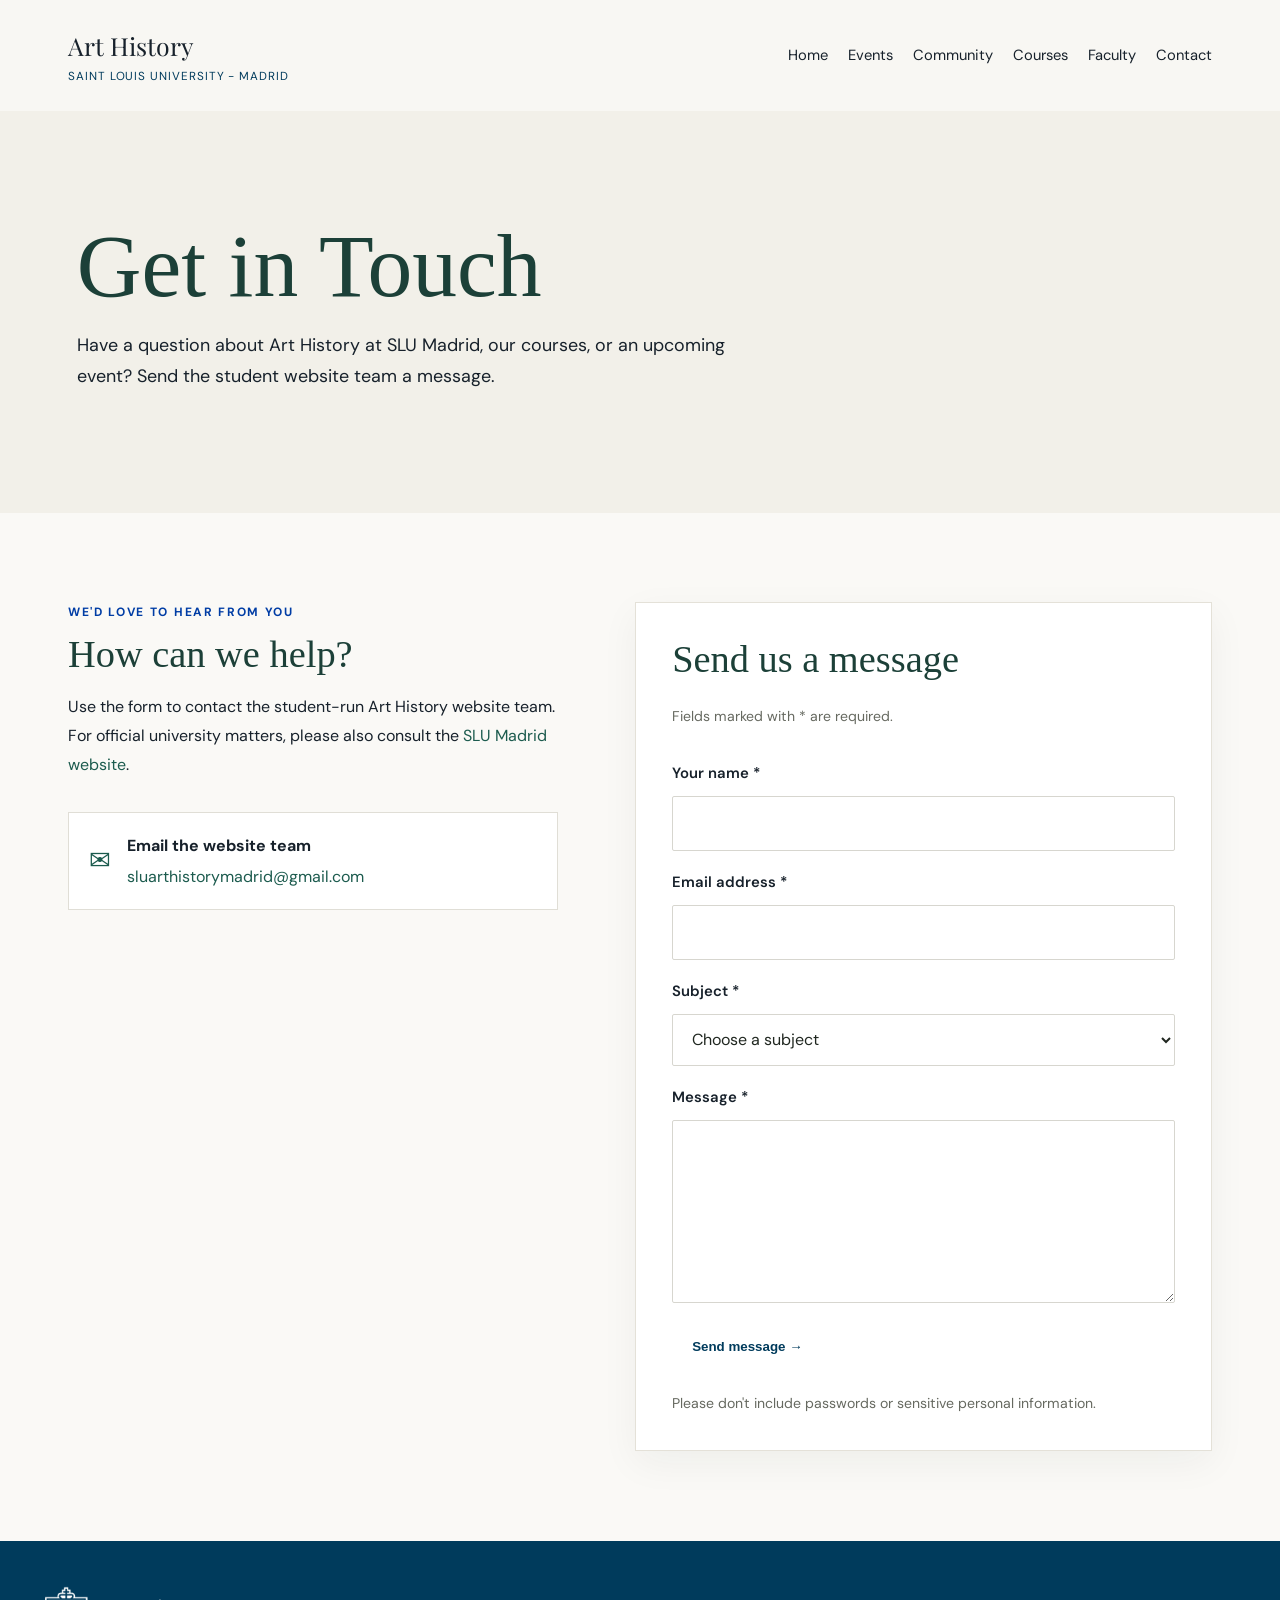
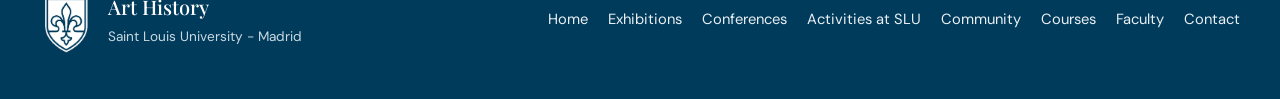
<file: contact.html>
<!doctype html>
<html lang="en">
<head>
  <meta charset="utf-8">
  <meta name="viewport" content="width=device-width, initial-scale=1">
  <meta name="description" content="Contact the student-run SLU Madrid Art History website team.">
  <title>Contact Us — Madrid Art History</title>
  <link rel="stylesheet" href="../css/styles.css">
  <link rel="stylesheet" href="../css/contact.css">
</head>
<body>
<header class="site-header">
  <a class="brand" href="index.html"><span class="brand-title">Art History</span><span class="brand-subtitle">Saint Louis University - Madrid</span></a>
  <button class="menu-toggle" type="button" aria-label="Open navigation menu" aria-expanded="false" aria-controls="main-navigation">
    <span></span><span></span><span></span>
  </button>
  
  <nav id="main-navigation" aria-label="Main navigation">
    <a href="index.html">Home</a>
    <details><summary>Events</summary><div class="dropdown">
      <a href="exhibitions.html">Exhibitions</a><a href="conferences.html">Conferences</a><a href="activities.html">Activities at SLU</a>
    </div></details>
    <a href="news.html">Community</a><a href="courses.html">Courses</a><a href="faculty.html">Faculty</a><a href="contact.html" aria-current="page">Contact</a>
  </nav>
</header>
<main class="contact-page">
  <section class="contact-hero">
    <h1>Get in Touch</h1>
    <p>Have a question about Art History at SLU Madrid, our courses, or an upcoming event? Send the student website team a message.</p>
  </section>
  <section class="contact-layout section" aria-labelledby="contact-form-title">
    <div class="contact-intro">
      <p class="eyebrow">We'd love to hear from you</p><h2>How can we help?</h2>
      <p>Use the form to contact the student-run Art History website team. For official university matters, please also consult the <a href="https://www.slu.edu/madrid/" target="_blank" rel="noopener noreferrer">SLU Madrid website</a>.</p>
      <div class="contact-email-card"><span class="contact-icon" aria-hidden="true">✉</span><div><strong>Email the website team</strong><a href="mailto:sluarthistorymadrid@gmail.com">sluarthistorymadrid@gmail.com</a></div></div>
    </div>
    <form class="contact-form" action="https://formspree.io/f/xzeezeal" method="POST">
      <h2 id="contact-form-title">Send us a message</h2>
      <p class="contact-form-note">Fields marked with * are required.</p>
      <label for="contact-name">Your name *</label><input id="contact-name" name="name" type="text" autocomplete="name" required maxlength="120">
      <label for="contact-email">Email address *</label><input id="contact-email" name="email" type="email" autocomplete="email" required maxlength="254">
      <label for="contact-subject">Subject *</label>
      <select id="contact-subject" name="subject" required>
        <option value="" selected disabled>Choose a subject</option><option>Courses and studying Art History</option><option>Exhibitions and conferences</option><option>Student activities</option><option>Website feedback</option><option>Other question</option>
      </select>
      <label for="contact-message">Message *</label><textarea id="contact-message" name="message" rows="6" required maxlength="5000"></textarea>
      <input type="hidden" name="_subject" value="New message — SLU Madrid Art History website">
      <div class="contact-honeypot" aria-hidden="true"><label for="contact-company">Leave this field empty</label><input id="contact-company" name="_gotcha" tabindex="-1" autocomplete="off"></div>
      <button class="button contact-submit" type="submit">Send message <span aria-hidden="true">→</span></button>
      <p class="contact-privacy">Please don't include passwords or sensitive personal information.</p>
    </form>
  </section>
</main>
<footer class="site-footer">
  <div class="footer-brand"><img class="footer-logo" src="../assets/slu-symbol-white.png" alt="Saint Louis University symbol"><div class="footer-brand-text"><strong>Art History</strong><span>Saint Louis University - Madrid</span></div></div>
  <nav aria-label="Footer navigation"><a href="index.html">Home</a><a href="exhibitions.html">Exhibitions</a><a href="conferences.html">Conferences</a><a href="activities.html">Activities at SLU</a><a href="news.html">Community</a><a href="courses.html">Courses</a><a href="faculty.html">Faculty</a><a href="contact.html">Contact</a></nav>
</footer>
  <script src="../js/mobile-nav.js"></script>
</body>
</html>
</file>
<file: css/styles.css>
@import url('https://fonts.googleapis.com/css2?family=DM+Sans:wght@400;500;600;700&family=Playfair+Display:wght@500;600&display=swap');

:root {
  --slu-blue: #003DA5;
  --grand-blue: #003B5C;
  --fountain-blue: #53C3EE;
  --gold: #FFC72C;
  --teal: #8FD6BD;
  --gray: #C8C9C7;
  --ink: #17212b;
  --paper: #f8f7f3;
  --white: #ffffff;
  --border: #dedfdc;
  --max: 1200px;
}

* { box-sizing: border-box; }
html { scroll-behavior: smooth; }
body {
  margin: 0;
  color: var(--ink);
  background: var(--paper);
  font-family: "DM Sans", Arial, sans-serif;
  line-height: 1.6;
}
a { color: inherit; text-decoration: none; }
.site-header {
  max-width: var(--max);
  margin: auto;
  padding: 26px 28px;
  display: flex;
  align-items: center;
  justify-content: space-between;
  gap: 30px;
}
.brand { display: grid; gap: 1px; }
.brand-title { font-family: "Playfair Display", Georgia, serif; font-size: 1.55rem; }
.brand-subtitle { font-size: .73rem; letter-spacing: .08em; text-transform: uppercase; color: var(--grand-blue); }
nav { display: flex; align-items: center; gap: 20px; font-size: .92rem; }
nav a:hover, .text-link:hover { color: var(--slu-blue); }
details { position: relative; }
summary { cursor: pointer; list-style: none; }
summary::-webkit-details-marker { display:none; }
.dropdown {
  position: absolute; right: 0; top: 28px; z-index: 5;
  min-width: 210px; padding: 10px; background: var(--white);
  border: 1px solid var(--border); box-shadow: 0 12px 35px rgba(0,0,0,.10);
  display: grid; gap: 4px;
}
.dropdown a { padding: 9px 10px; }
.hero {
  max-width: var(--max);
  margin: 16px auto 0;
  padding: 20px 28px;
  display: grid;
  grid-template-columns: 1fr .9fr;
  min-height: 280px;
  gap: 0;
  align-items: stretch;
}
.hero-copy {
  background: var(--grand-blue);
  color: white;
  padding: 34px 42px;
  display: flex;
  flex-direction: column;
  justify-content: center;
  min-height: 240px;
}
.eyebrow {
  margin: 0 0 10px;
  color: var(--slu-blue);
  font-size: .75rem;
  font-weight: 700;
  letter-spacing: .13em;
  text-transform: uppercase;
}
.hero .eyebrow { color: var(--gold); }
h1, h2 { line-height: 1.08; margin: 0 0 18px; }
h1, h2 { font-family: "Playfair Display", Georgia, serif; font-weight: 600; }
h1 { font-size: clamp(2.5rem, 4vw, 3.8rem); }
h2 { font-size: clamp(2rem, 3.2vw, 3rem); }
.hero-copy p:last-child { max-width: 600px; color: #edf4f8; font-size: 1.02rem; }
.hero-art {
  min-height: 240px;
  height: auto;
  background:
    linear-gradient(135deg, rgba(0,61,165,.72), rgba(83,195,238,.30)),
    radial-gradient(circle at 65% 35%, var(--gold) 0 11%, transparent 12%),
    linear-gradient(160deg, #d7d9d7 0 25%, #795D3E 26% 48%, #f1eee7 49% 72%, #8FD6BD 73%);
}

.section { max-width: var(--max); margin: auto; padding: 80px 28px; }
.feature-grid { display: grid; grid-template-columns: repeat(3,1fr); gap: 18px; }
.feature-card {
  min-height: 300px; padding: 28px; display: flex; flex-direction: column;
  justify-content: flex-end; color: white; position: relative; overflow: hidden;
}
.feature-card::after { content:""; position:absolute; inset:0; background: linear-gradient(transparent 30%, rgba(0,0,0,.58)); }
.feature-card > * { position:relative; z-index:1; }
.feature-card span { text-transform: uppercase; letter-spacing:.12em; font-size:.72rem; font-weight:700; }
.feature-card h2 { margin: 7px 0 0; font-size: 2.2rem; }
.exhibition { background: linear-gradient(135deg,#003B5C,#795D3E); }
.conference { background: linear-gradient(135deg,#003DA5,#53C3EE); }
.activity { background: linear-gradient(135deg,#2e675b,#8FD6BD); color:#102b27; }
.section-heading { display:flex; justify-content:space-between; align-items:end; gap:20px; margin-bottom:30px; }
.text-link { color: var(--slu-blue); font-weight:700; }
.card-grid { display:grid; grid-template-columns:repeat(3,1fr); gap:20px; }
.placeholder-card {
  min-height: 190px; padding: 24px; border:1px solid var(--border);
  background:var(--white); display:flex; align-items:end;
}
.placeholder-card p { margin:0; color:#68717a; }
.course-banner {
  max-width: var(--max); margin: 20px auto 80px; padding: 55px 60px;
  background: var(--slu-blue); color:white; display:flex; justify-content:space-between;
  align-items:center; gap:30px;
}
.course-banner .eyebrow { color: var(--gold); }
.course-banner h2 { margin-bottom:8px; }
.course-banner p { max-width:650px; margin-bottom:0; }
.button { display:inline-block; padding:13px 20px; font-weight:700; }
.button-light { background:white; color:var(--grand-blue); }
.site-footer {
  background: var(--grand-blue); color:white; padding:45px max(28px, calc((100% - var(--max))/2));
  display:flex; justify-content:space-between; align-items:center; gap:40px;
}
.footer-brand { display:flex !important; align-items:center; gap:16px; }
.footer-brand-text { display:grid; gap:3px; }
.footer-brand-text strong { font-family:"Playfair Display", Georgia, serif; font-size:1.25rem; font-weight:500; }
.footer-brand-text span { color:#c9d9e1; font-size:.85rem; }
.site-footer nav { flex-wrap:wrap; justify-content:flex-end; }
.site-footer nav a { color:#eaf0f3; }

@media (max-width: 850px) {
  .site-header { align-items:flex-start; flex-direction:column; }
  .site-header nav { flex-wrap:wrap; }
  .hero { grid-template-columns:1fr; padding-top:10px; }
  .hero-art { min-height:160px; }
  .feature-grid, .card-grid { grid-template-columns:1fr; }
  .course-banner, .site-footer { flex-direction:column; align-items:flex-start; }
  .site-footer nav { justify-content:flex-start; }
}


.footer-logo {
  width: 52px;
  height: 68px;
  object-fit: contain;
  display: block;
  margin: 0;
  flex: 0 0 auto;
}

.page-hero{padding-top:54px;padding-bottom:40px}.page-hero h1{margin-bottom:12px}.page-hero>p:last-child{max-width:700px;color:#68717a;font-size:1.05rem}.filter-label select{appearance:none;border:1px solid var(--border);background:#fff;padding:12px 38px 12px 14px;font:inherit;color:var(--ink)}.exhibition-grid{display:grid;grid-template-columns:repeat(3,1fr);gap:24px}.exhibition-card{background:#fff;border:1px solid var(--border);overflow:hidden}.exhibition-image{height:250px;overflow:hidden}.exhibition-image img{width:100%;height:100%;object-fit:cover;display:block}.default-exhibition-graphic{width:100%;height:100%;display:grid;place-items:center;background:linear-gradient(145deg,var(--grand-blue),var(--slu-blue) 52%,var(--fountain-blue));color:#fff;font-family:"Playfair Display",Georgia,serif;font-size:1.8rem;line-height:1.05;text-align:center}.exhibition-card-body{padding:22px}.card-label-row{display:flex;align-items:center;justify-content:space-between;gap:10px}.card-label{color:var(--slu-blue);font-size:.7rem;font-weight:700;letter-spacing:.12em}.language-badge{background:var(--gold);color:var(--grand-blue);padding:3px 8px;font-size:.65rem;font-weight:700;letter-spacing:.04em}.exhibition-card h2{font-size:1.65rem;margin:12px 0 10px}.card-meta{margin:3px 0;color:#68717a;font-size:.88rem}.status{display:inline-block;margin:12px 0 5px;font-size:.68rem;font-weight:700;letter-spacing:.1em;text-transform:uppercase}.status.current{color:#26735f}.status.upcoming{color:var(--slu-blue)}.status.past{color:#73777b}.card-description{color:#5f6870;font-size:.9rem}.data-message{color:#68717a}.map-section{display:grid;grid-template-columns:.9fr 1.1fr;gap:0;padding-top:30px;padding-bottom:90px}.map-copy{background:var(--grand-blue);color:#fff;padding:46px}.map-copy .eyebrow{color:var(--gold)}.map-copy p{color:#e5edf1}.button{background:#fff;color:var(--grand-blue)}.map-placeholder{min-height:300px;display:flex;align-items:center;justify-content:center;flex-wrap:wrap;gap:14px;padding:30px;background:linear-gradient(120deg,rgba(83,195,238,.28),rgba(143,214,189,.3)),#e9ece8;color:var(--grand-blue);font-size:.72rem;font-weight:700;letter-spacing:.12em}.map-placeholder span{padding:10px 12px;background:rgba(255,255,255,.8)}.sr-only{position:absolute;width:1px;height:1px;padding:0;margin:-1px;overflow:hidden;clip:rect(0,0,0,0);white-space:nowrap;border:0}@media (max-width:850px){.exhibition-grid{grid-template-columns:1fr}.map-section{grid-template-columns:1fr}}

.admin-page { min-height: 100vh; display:flex; flex-direction:column; }
.admin-page main { flex:1; }
.admin-shell { max-width: var(--max); margin: 0 auto; padding: 30px 28px 80px; width:100%; }
.admin-panel { background:#fff; border:1px solid var(--border); padding:32px; margin-bottom:24px; }
.narrow-panel { max-width:560px; margin:50px auto; }
.admin-heading { display:flex; justify-content:space-between; align-items:end; gap:20px; margin-bottom:24px; }
.admin-heading.compact { margin-bottom:20px; }
.admin-heading h1, .admin-heading h2 { margin-bottom:0; }
.admin-form { display:grid; gap:20px; }
.admin-form label { display:grid; gap:7px; font-size:.88rem; font-weight:600; }
.admin-form input, .admin-form textarea, .admin-form select { width:100%; border:1px solid var(--border); background:#fff; padding:12px 13px; font:inherit; color:var(--ink); font-weight:400; }
.admin-form textarea { resize:vertical; }
.form-grid { display:grid; gap:18px; }
.two-col { grid-template-columns:repeat(2,minmax(0,1fr)); }
.button { border:0; cursor:pointer; }
.admin-primary { background:var(--slu-blue); color:#fff; }
.admin-secondary { background:#eef0ef; color:var(--grand-blue); }
.admin-logout { padding:10px 15px; }
.form-message { margin:0; color:#59636b; font-size:.88rem; }
.form-actions { display:flex; align-items:center; flex-wrap:wrap; gap:12px; }
.form-actions .button, .admin-heading .button, .upload-button { padding:12px 18px; }
.upload-box { border:1px dashed #aeb5b8; padding:18px; display:flex; justify-content:space-between; align-items:center; gap:20px; background:#fafaf8; }
.upload-box p { margin:3px 0 0; color:#68717a; font-size:.82rem; font-weight:400; }
.upload-button { display:inline-block; white-space:nowrap; }
.upload-button input { display:none; }
.checkbox-label { display:flex !important; grid-template-columns:none; align-items:center; gap:10px !important; padding-top:28px; }
.checkbox-label input { width:auto; }
.admin-list { display:grid; }
.admin-list-item { display:flex; justify-content:space-between; align-items:center; gap:20px; padding:18px 0; border-bottom:1px solid var(--border); }
.admin-list-item:first-child { padding-top:0; }
.admin-list-item:last-child { border-bottom:0; padding-bottom:0; }
.admin-list-item > div:first-child { display:grid; gap:4px; }
.admin-list-item span { color:#68717a; font-size:.82rem; }
.admin-list-actions { display:flex; align-items:center; gap:12px; }
.admin-list-actions .button { padding:8px 12px; }
.admin-status { text-transform:uppercase; letter-spacing:.08em; font-size:.65rem !important; font-weight:700; }
@media (max-width:700px) { .two-col { grid-template-columns:1fr; } .admin-heading, .upload-box, .admin-list-item { align-items:flex-start; flex-direction:column; } .checkbox-label { padding-top:0; } }

/* Final administration navigation */
.admin-site-header { align-items:center; }
.admin-layout { display:grid; grid-template-columns:220px minmax(0,1fr); gap:28px; align-items:start; }
.admin-sidebar { position:sticky; top:24px; background:#fff; border:1px solid var(--border); padding:22px 16px; }
.admin-sidebar .eyebrow { margin:0 0 12px; }
.admin-nav { display:grid; gap:4px; }
.admin-nav button { width:100%; text-align:left; border:0; background:transparent; color:var(--ink); padding:11px 12px; font:600 .82rem/1.2 "DM Sans",sans-serif; cursor:pointer; }
.admin-nav button:hover { background:#f1f4f5; }
.admin-nav button.active { background:var(--slu-blue); color:#fff; }
.admin-content { min-width:0; }
.admin-content > .admin-heading { margin-top:0; }
.admin-count { color:#68717a; margin:5px 0 0; font-size:.85rem; }
.admin-empty { padding:40px 0; color:#68717a; }
.admin-list-item strong { font-size:1rem; }
.admin-panel { border-radius:0; }

@media (max-width: 800px) {
  .admin-layout { grid-template-columns:1fr; gap:18px; }
  .admin-sidebar { position:static; padding:12px; }
  .admin-nav { display:flex; overflow-x:auto; gap:5px; }
  .admin-nav button { width:auto; white-space:nowrap; }
}


/* Event detail pages */
.event-detail-page { max-width: 980px; margin: 0 auto; }
.event-detail { margin-top: 1.5rem; }
.event-detail h1 { margin-bottom: 1rem; }
.event-detail-hero { display:block; width:100%; max-height:560px; object-fit:cover; border-radius:8px; margin:1.5rem 0; }
.event-detail-description { max-width:78ch; font-size:1.05rem; line-height:1.8; margin:1.5rem 0; white-space:normal; }
.event-detail-section { margin:2rem 0; max-width:78ch; line-height:1.75; }
.event-detail-links { display:flex; flex-wrap:wrap; align-items:center; gap:1rem; margin-top:1.5rem; }
.site-footer details { position:relative; }
.site-footer details summary { cursor:pointer; }
.site-footer details .dropdown { display:flex; flex-direction:column; gap:.6rem; padding:.7rem; }
@media (min-width:700px) { .site-footer details .dropdown { position:absolute; bottom:100%; left:0; min-width:180px; background:var(--grand-blue); padding:1rem; border-radius:6px; } }

/* Activity detail page image sizing */
.activity-detail-image { display:block; width:100%; max-width:760px; max-height:480px; object-fit:contain; object-position:left center; margin:1.5rem 0; border-radius:8px; }
.activity-detail-body { max-width:760px; line-height:1.75; margin-top:1.5rem; }



/* Courses page */
.courses-section { padding-top: 10px; }
.course-level-section { margin: 0 0 64px; }
.course-level-section .section-heading { margin-bottom: 22px; }
.course-level-section .section-heading h2 { font-size: clamp(1.8rem, 2.8vw, 2.5rem); margin: 0; }
.course-count { color: #68717a; font-size: .88rem; white-space: nowrap; }
.course-list-grid { display: grid; grid-template-columns: repeat(3, minmax(0, 1fr)); gap: 20px; }
.course-card { min-width: 0; background: #fff; border: 1px solid var(--border); padding: 24px; }
.course-code { display: inline-block; margin-bottom: 12px; color: var(--slu-blue); font-size: .72rem; font-weight: 700; letter-spacing: .1em; }
.course-card h3 { margin: 0 0 12px; font-family: "Playfair Display", Georgia, serif; font-size: 1.45rem; line-height: 1.2; }
.course-description { color: #5f6870; font-size: .93rem; }
.course-meta { color: var(--grand-blue); font-size: .82rem; font-weight: 600; padding-top: 10px; border-top: 1px solid var(--border); }
.course-detail { margin: 8px 0; color: #68717a; font-size: .86rem; }
.course-card .text-link { display: inline-block; margin-top: 10px; }
.courses-empty { background: #fff; border: 1px solid var(--border); padding: 34px; }
.courses-empty h2 { font-size: 1.8rem; margin-bottom: 10px; }
.courses-empty p { margin-bottom: 0; color: #68717a; }
@media (max-width: 900px) { .course-list-grid { grid-template-columns: repeat(2, minmax(0, 1fr)); } }
@media (max-width: 600px) { .course-list-grid { grid-template-columns: 1fr; } .course-card { padding: 20px; } }


/* Fix course card image sizing */
.course-card {
  min-width: 0;
  overflow: hidden;
}

.course-image {
  width: 100%;
  aspect-ratio: 16 / 9;
  overflow: hidden;
  margin-bottom: 1.25rem;
}

.course-image img {
  display: block;
  width: 100%;
  height: 100%;
  object-fit: cover;
}



/* Courses: editorial list layout */
.courses-section {
  padding-top: 10px;
}

.course-level-nav {
  position: sticky;
  top: 0;
  z-index: 20;
  display: flex;
  align-items: center;
  gap: 24px;
  flex-wrap: wrap;
  padding: 15px 0;
  margin-bottom: 44px;
  background: var(--paper);
  border-top: 1px solid var(--border);
  border-bottom: 1px solid var(--border);
}

.course-nav-label {
  color: #68717a;
  font-size: 0.68rem;
  font-weight: 700;
  letter-spacing: 0.12em;
}

.course-level-nav a {
  color: var(--grand-blue);
  font-size: 0.88rem;
  font-weight: 600;
  text-decoration: none;
}

.course-level-nav a:hover,
.course-level-nav a:focus-visible {
  color: var(--slu-blue);
  text-decoration: underline;
  text-underline-offset: 5px;
}

.course-level-section {
  margin: 0 0 72px;
  scroll-margin-top: 90px;
}

.course-level-heading {
  display: flex;
  align-items: baseline;
  gap: 16px;
  padding-bottom: 20px;
  margin-bottom: 0;
  border-bottom: 2px solid var(--grand-blue);
}

.course-level-heading h2 {
  margin: 0;
  font-size: clamp(1.8rem, 3vw, 2.5rem);
}

.course-level-number {
  color: var(--slu-blue);
  font-size: 0.78rem;
  font-weight: 700;
  letter-spacing: 0.1em;
}

.course-count {
  margin-left: auto;
  color: #68717a;
  font-size: 0.82rem;
  white-space: nowrap;
}

.course-list {
  border-bottom: 1px solid var(--border);
}

.course-row {
  border-bottom: 1px solid var(--border);
  background: transparent;
}

.course-row:last-child {
  border-bottom: 0;
}

.course-row-toggle {
  display: grid;
  grid-template-columns: 105px minmax(180px, 1fr) minmax(130px, 0.6fr) 28px;
  align-items: center;
  gap: 18px;
  width: 100%;
  padding: 23px 4px;
  border: 0;
  background: transparent;
  color: var(--ink);
  text-align: left;
  font: inherit;
  cursor: pointer;
}

.course-row-toggle:hover,
.course-row:focus-within .course-row-toggle,
.course-row.is-expanded .course-row-toggle {
  color: var(--slu-blue);
}

.course-row-code {
  color: var(--slu-blue);
  font-size: 0.74rem;
  font-weight: 700;
  letter-spacing: 0.07em;
}

.course-row-title {
  font-family: "Playfair Display", Georgia, serif;
  font-size: clamp(1.12rem, 2vw, 1.45rem);
  line-height: 1.3;
}

.course-row-meta {
  color: #68717a;
  font-size: 0.8rem;
}

.course-row-icon {
  display: grid;
  place-items: center;
  width: 27px;
  height: 27px;
  border: 1px solid var(--border);
  border-radius: 50%;
  font-size: 1.1rem;
  transition: transform 180ms ease, background 180ms ease;
}

.course-row.is-expanded .course-row-icon {
  transform: rotate(45deg);
  background: white;
}

.course-expanded {
  display: grid;
  grid-template-rows: 0fr;
  opacity: 0;
  transition: grid-template-rows 220ms ease, opacity 180ms ease;
}

.course-row:hover .course-expanded,
.course-row:focus-within .course-expanded,
.course-row.is-expanded .course-expanded {
  grid-template-rows: 1fr;
  opacity: 1;
}

.course-expanded-inner {
  display: grid;
  grid-template-columns: minmax(0, 1fr) minmax(0, 1.25fr);
  gap: 28px;
  min-height: 0;
  overflow: hidden;
  padding: 0 4px;
}

.course-row:hover .course-expanded-inner,
.course-row:focus-within .course-expanded-inner,
.course-row.is-expanded .course-expanded-inner {
  padding-top: 0;
  padding-bottom: 26px;
}

.course-expanded-image {
  display: block;
  width: 100%;
  max-height: 280px;
  aspect-ratio: 4 / 3;
  object-fit: cover;
}

.course-expanded-copy {
  min-width: 0;
  color: #5f6870;
  font-size: 0.94rem;
  line-height: 1.75;
}

.course-expanded-description {
  margin: 0 0 14px;
  white-space: normal;
}

.course-expanded-copy p:not(.course-expanded-description) {
  margin: 8px 0;
}

.course-expanded-copy strong {
  color: var(--ink);
}

.course-detail-link {
  display: inline-block;
  margin-top: 10px;
}

/* Keyboard accessibility */
.course-row-toggle:focus-visible,
.course-level-nav a:focus-visible {
  outline: 2px solid var(--slu-blue);
  outline-offset: 4px;
}

/* Mobile and tablet layout */
@media (max-width: 700px) {
  .course-level-nav {
    gap: 12px 18px;
    padding: 12px 0;
  }

  .course-nav-label {
    width: 100%;
  }

  .course-row-toggle {
    grid-template-columns: 1fr 28px;
    gap: 5px 12px;
    padding: 18px 2px;
  }

  .course-row-code {
    grid-column: 1;
    grid-row: 1;
  }

  .course-row-title {
    grid-column: 1;
    grid-row: 2;
  }

  .course-row-meta {
    grid-column: 1;
    grid-row: 3;
    margin-top: 3px;
  }

  .course-row-icon {
    grid-column: 2;
    grid-row: 1 / span 3;
  }

  /* On touch screens, expand by tapping rather than hovering */
  .course-row:hover .course-expanded:not(.is-expanded) {
    grid-template-rows: 0fr;
    opacity: 0;
  }

  .course-expanded-inner {
    grid-template-columns: 1fr;
    gap: 14px;
  }

  .course-expanded-image {
    max-height: 240px;
  }

  .course-level-heading {
    gap: 10px;
  }

  .course-level-heading h2 {
    font-size: 1.7rem;
  }

  .course-count {
    font-size: 0.72rem;
  }
}

@media (prefers-reduced-motion: reduce) {
  .course-expanded,
  .course-row-icon {
    transition: none;
  }
}



/* Faculty directory */
.faculty-intro .faculty-lead {
  max-width: 760px;
  font-size: 1.2rem;
  line-height: 1.7;
  color: var(--ink, #202832);
}

.faculty-grid {
  display: grid;
  grid-template-columns: repeat(3, minmax(0, 1fr));
  gap: 2.5rem 1.5rem;
}

.faculty-card {
  min-width: 0;
}

.faculty-photo {
  aspect-ratio: 4 / 5;
  overflow: hidden;
  background: var(--paper, #f7f5f1);
  margin-bottom: 1.2rem;
}

.faculty-photo img {
  display: block;
  width: 100%;
  height: 100%;
  object-fit: cover;
}

.faculty-photo-placeholder {
  width: 100%;
  height: 100%;
  min-height: 220px;
  display: grid;
  place-items: center;
  color: var(--grand-blue, #003b5c);
  font-family: Georgia, serif;
  font-size: 1.4rem;
}

.faculty-card-body h2 {
  margin: 0 0 0.4rem;
  font-family: Georgia, serif;
  font-size: 1.7rem;
  line-height: 1.2;
}

.faculty-position {
  margin: 0 0 0.8rem;
  color: var(--grand-blue, #003b5c);
  font-weight: 600;
}

.faculty-description {
  line-height: 1.7;
  margin: 0 0 1rem;
}

@media (max-width: 800px) {
  .faculty-grid {
    grid-template-columns: repeat(2, minmax(0, 1fr));
    gap: 2rem 1rem;
  }
}

@media (max-width: 520px) {
  .faculty-grid {
    grid-template-columns: 1fr;
  }

  .faculty-card {
    max-width: 440px;
  }
}

.homepage-image-settings { display: grid; gap: 22px; }
.homepage-image-setting { display: grid; grid-template-columns: minmax(0, 1fr) minmax(180px, 280px); gap: 22px; align-items: center; padding: 18px 0; border-bottom: 1px solid var(--line, #d9dce5); }
.homepage-image-setting h2 { margin: 0 0 8px; font-size: 22px; }
.homepage-image-setting p { margin: 0 0 10px; color: var(--muted, #687189); }
.homepage-image-setting .image-status { font-size: 13px; }
.homepage-image-preview { min-height: 110px; background: #f2f3f6; display: flex; align-items: center; justify-content: center; overflow: hidden; color: #687189; font-size: 12px; }
.homepage-image-preview img { display: block; width: 100%; height: 150px; object-fit: cover; }
.upload-button input[type="file"] { display: none; }
@media (max-width: 700px) { .homepage-image-setting { grid-template-columns: 1fr; } }


.feature-card.activity,
.feature-card.activity h2,
.feature-card.activity h3,
.feature-card.activity p,
.feature-card.activity span,
.feature-card.activity .feature-content,
.feature-card.activity .feature-content * {
  color: #fff !important;
}


/* Mobile navigation and homepage hero refinements */
.menu-toggle {
  display: none;
  border: 1px solid var(--border);
  background: var(--white);
  color: var(--grand-blue);
  width: 44px;
  height: 44px;
  padding: 10px;
  cursor: pointer;
  align-items: center;
  justify-content: center;
  flex-direction: column;
  gap: 5px;
  flex: 0 0 auto;
}

.menu-toggle span {
  display: block;
  width: 21px;
  height: 2px;
  background: currentColor;
  border-radius: 2px;
}

.menu-toggle:focus-visible {
  outline: 2px solid var(--slu-blue);
  outline-offset: 3px;
}

@media (max-width: 850px) {
  .site-header {
    position: relative;
    flex-direction: row;
    align-items: center;
    justify-content: space-between;
    gap: 16px;
    padding: 16px 20px;
  }

  .menu-toggle { display: flex; }

  .site-header > nav#main-navigation {
    display: none;
    position: absolute;
    top: calc(100% - 1px);
    left: 20px;
    right: 20px;
    z-index: 50;
    flex-direction: column;
    align-items: stretch;
    gap: 0;
    padding: 10px;
    background: var(--white);
    border: 1px solid var(--border);
    box-shadow: 0 12px 30px rgba(0, 0, 0, .12);
    font-size: 1rem;
  }

  .site-header > nav#main-navigation.is-open { display: flex; }

  .site-header > nav#main-navigation > a,
  .site-header > nav#main-navigation > details > summary {
    display: block;
    padding: 11px 12px;
  }

  .site-header > nav#main-navigation > details { width: 100%; }

  .site-header > nav#main-navigation .dropdown {
    position: static;
    min-width: 0;
    padding: 4px 0 8px 12px;
    border: 0;
    box-shadow: none;
    background: transparent;
  }

  .hero {
    grid-template-columns: 1fr;
    padding: 10px 20px 0;
    margin-top: 8px;
  }

  .hero-art {
    min-height: 0;
    height: clamp(170px, 48vw, 250px);
    background-position: center;
  }
}

@media (max-width: 420px) {
  .brand-title { font-size: 1.35rem; }
  .brand-subtitle { font-size: .65rem; }
  .site-header { padding: 14px 16px; }
  .site-header > nav#main-navigation { left: 16px; right: 16px; }
  .hero { padding-left: 16px; padding-right: 16px; }
}


/* Community article image sizing: keep images within the reading column on all screens. */
.news-article-page {
  max-width: 1100px;
  margin-inline: auto;
  min-width: 0;
}

#article-content {
  min-width: 0;
  max-width: 100%;
}

.news-article-hero {
  display: block;
  width: 100%;
  max-width: 760px;
  max-height: 480px;
  height: auto;
  object-fit: contain;
  object-position: left center;
  margin: 1.5rem 0;
  border-radius: 8px;
  box-sizing: border-box;
}

@media (max-width: 600px) {
  .news-article-page {
    padding-left: 20px;
    padding-right: 20px;
  }

  .news-article-hero {
    max-width: 100%;
    max-height: 360px;
    margin: 1.25rem 0;
  }
}


/* Destructive action styling for admin content lists. */
.admin-danger {
  background: #a52828;
  color: #fff;
}
.admin-danger:hover {
  background: #842020;
}
.admin-danger:disabled {
  opacity: .65;
  cursor: wait;
}
.delete-message {
  margin-bottom: 14px;
  color: #a52828;
}
</file>
<file: css/contact.css>
/* Contact page styles — separate file to preserve existing site CSS */
.contact-page { background: #faf9f6; }
.contact-hero { padding: clamp(3rem, 8vw, 7rem) max(6vw, calc((100vw - 1200px) / 2)); background: #f2f0e9; }
.contact-hero .eyebrow, .contact-intro .eyebrow { text-transform: uppercase; letter-spacing: .14em; }
.contact-hero h1 { max-width: 850px; margin: .3rem 0 1rem; font-family: Georgia, "Times New Roman", serif; font-size: clamp(3rem, 7vw, 5.7rem); font-weight: 500; line-height: 1.04; color: #1c4038; }
.contact-hero > p:last-child { max-width: 680px; font-size: 1.12rem; line-height: 1.75; }
.contact-layout { display: grid; grid-template-columns: minmax(0, .85fr) minmax(320px, 1fr); gap: clamp(2rem, 6vw, 6rem); align-items: start; padding-top: clamp(3rem, 7vw, 6rem); padding-bottom: clamp(3rem, 7vw, 6rem); }
.contact-intro h2, .contact-form h2 { margin-top: .4rem; font-family: Georgia, "Times New Roman", serif; font-size: clamp(1.8rem, 3vw, 2.6rem); font-weight: 500; color: #1c4038; }
.contact-intro > p { line-height: 1.8; }
.contact-intro a { color: #1c5b4e; text-underline-offset: 3px; }
.contact-email-card { display: flex; align-items: center; gap: 1rem; margin-top: 2rem; padding: 1.25rem; border: 1px solid #e0ded6; background: #fff; }
.contact-icon { font-size: 1.6rem; color: #1c5b4e; }
.contact-email-card strong, .contact-email-card a { display: block; }
.contact-email-card a { margin-top: .35rem; overflow-wrap: anywhere; }
.contact-form { display: flex; flex-direction: column; gap: .65rem; padding: clamp(1.25rem, 3vw, 2.25rem); border: 1px solid #e4e1d8; background: #fff; box-shadow: 0 12px 36px rgba(25, 43, 36, .05); }
.contact-form h2 { margin: 0; }
.contact-form-note, .contact-privacy { color: #666960; font-size: .88rem; line-height: 1.6; }
.contact-form label { margin-top: .6rem; font-weight: 600; font-size: .93rem; }
.contact-form input, .contact-form select, .contact-form textarea { box-sizing: border-box; width: 100%; padding: .85rem .9rem; border: 1px solid #d7d6cf; border-radius: 2px; background: #fff; color: #202720; font: inherit; }
.contact-form input:focus, .contact-form select:focus, .contact-form textarea:focus { outline: 2px solid #668b7e; outline-offset: 2px; }
.contact-form textarea { resize: vertical; min-height: 140px; }
.contact-submit { align-self: flex-start; margin-top: .8rem; cursor: pointer; }
.contact-privacy { margin-bottom: 0; }
.contact-honeypot { position: absolute; left: -5000px; width: 1px; height: 1px; overflow: hidden; }
@media (max-width: 760px) { .contact-layout { grid-template-columns: 1fr; } .contact-hero { padding-left: 1.25rem; padding-right: 1.25rem; } }
</file>
